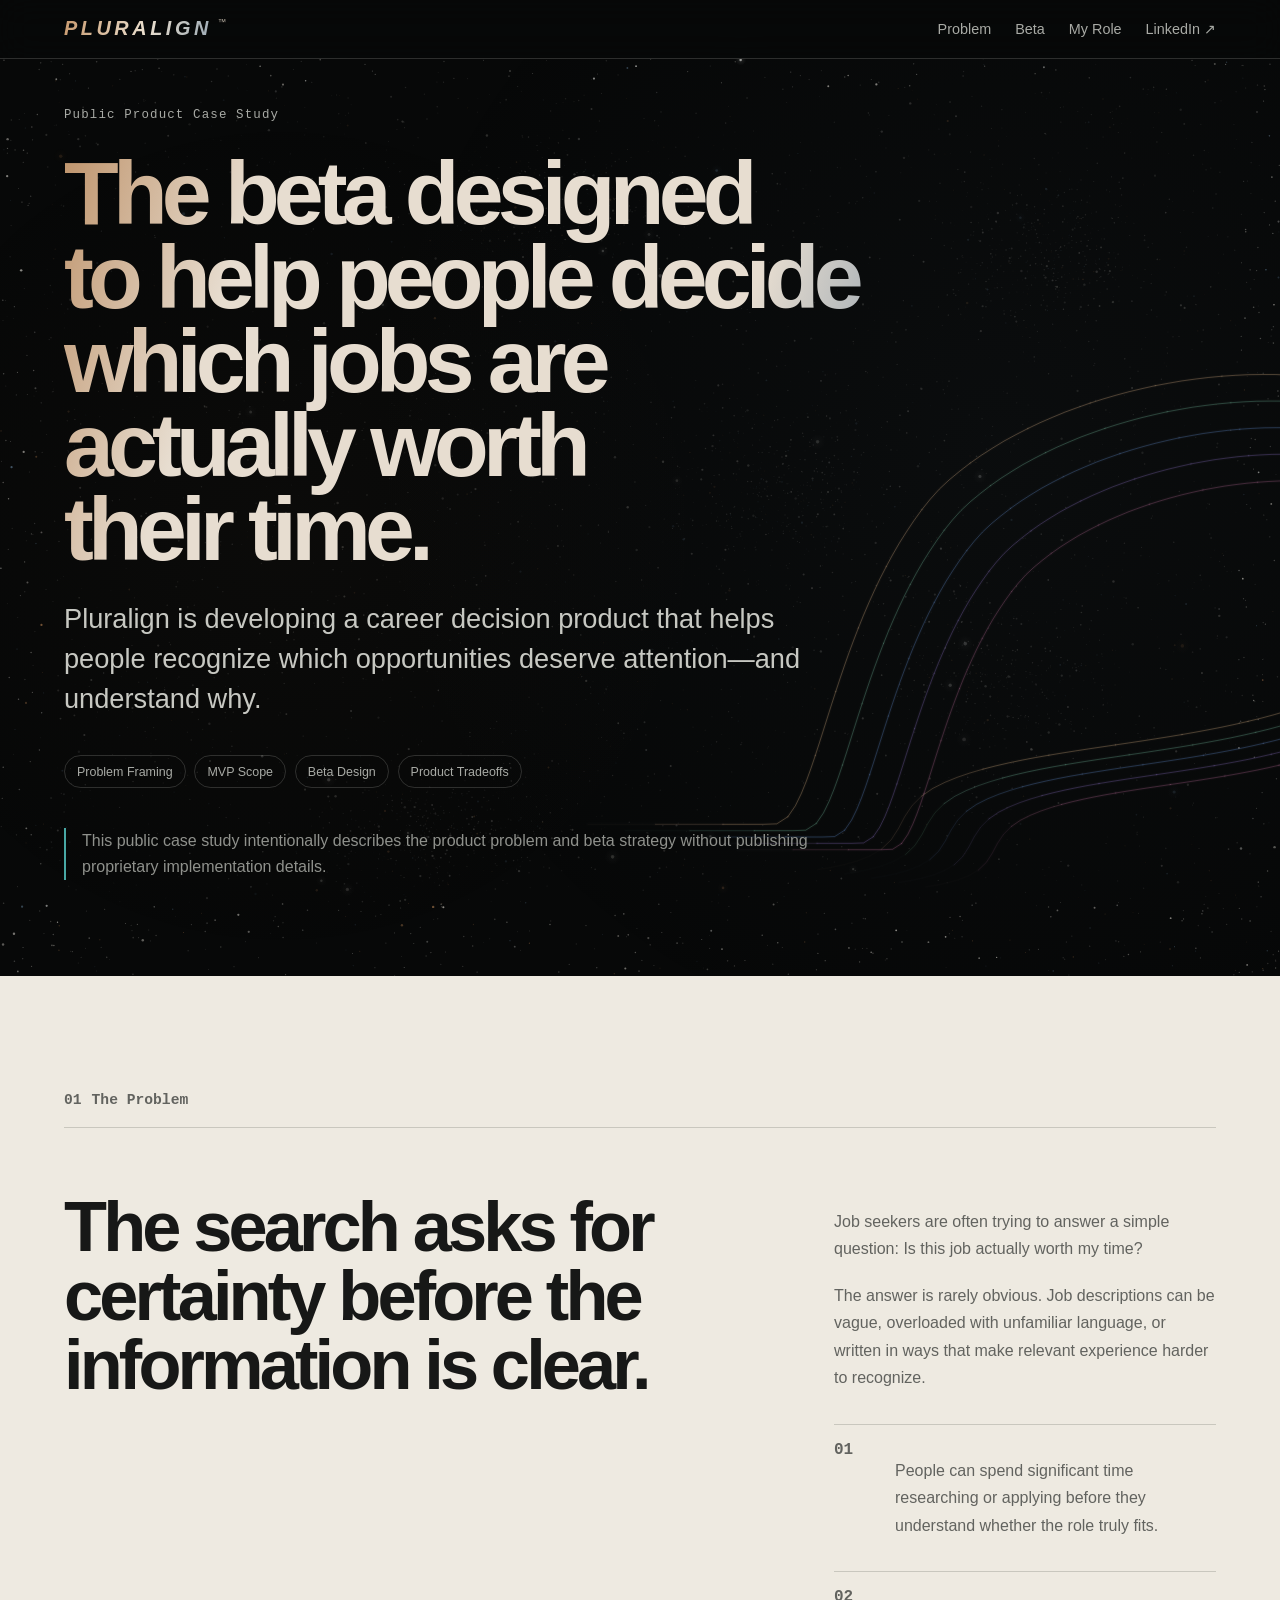
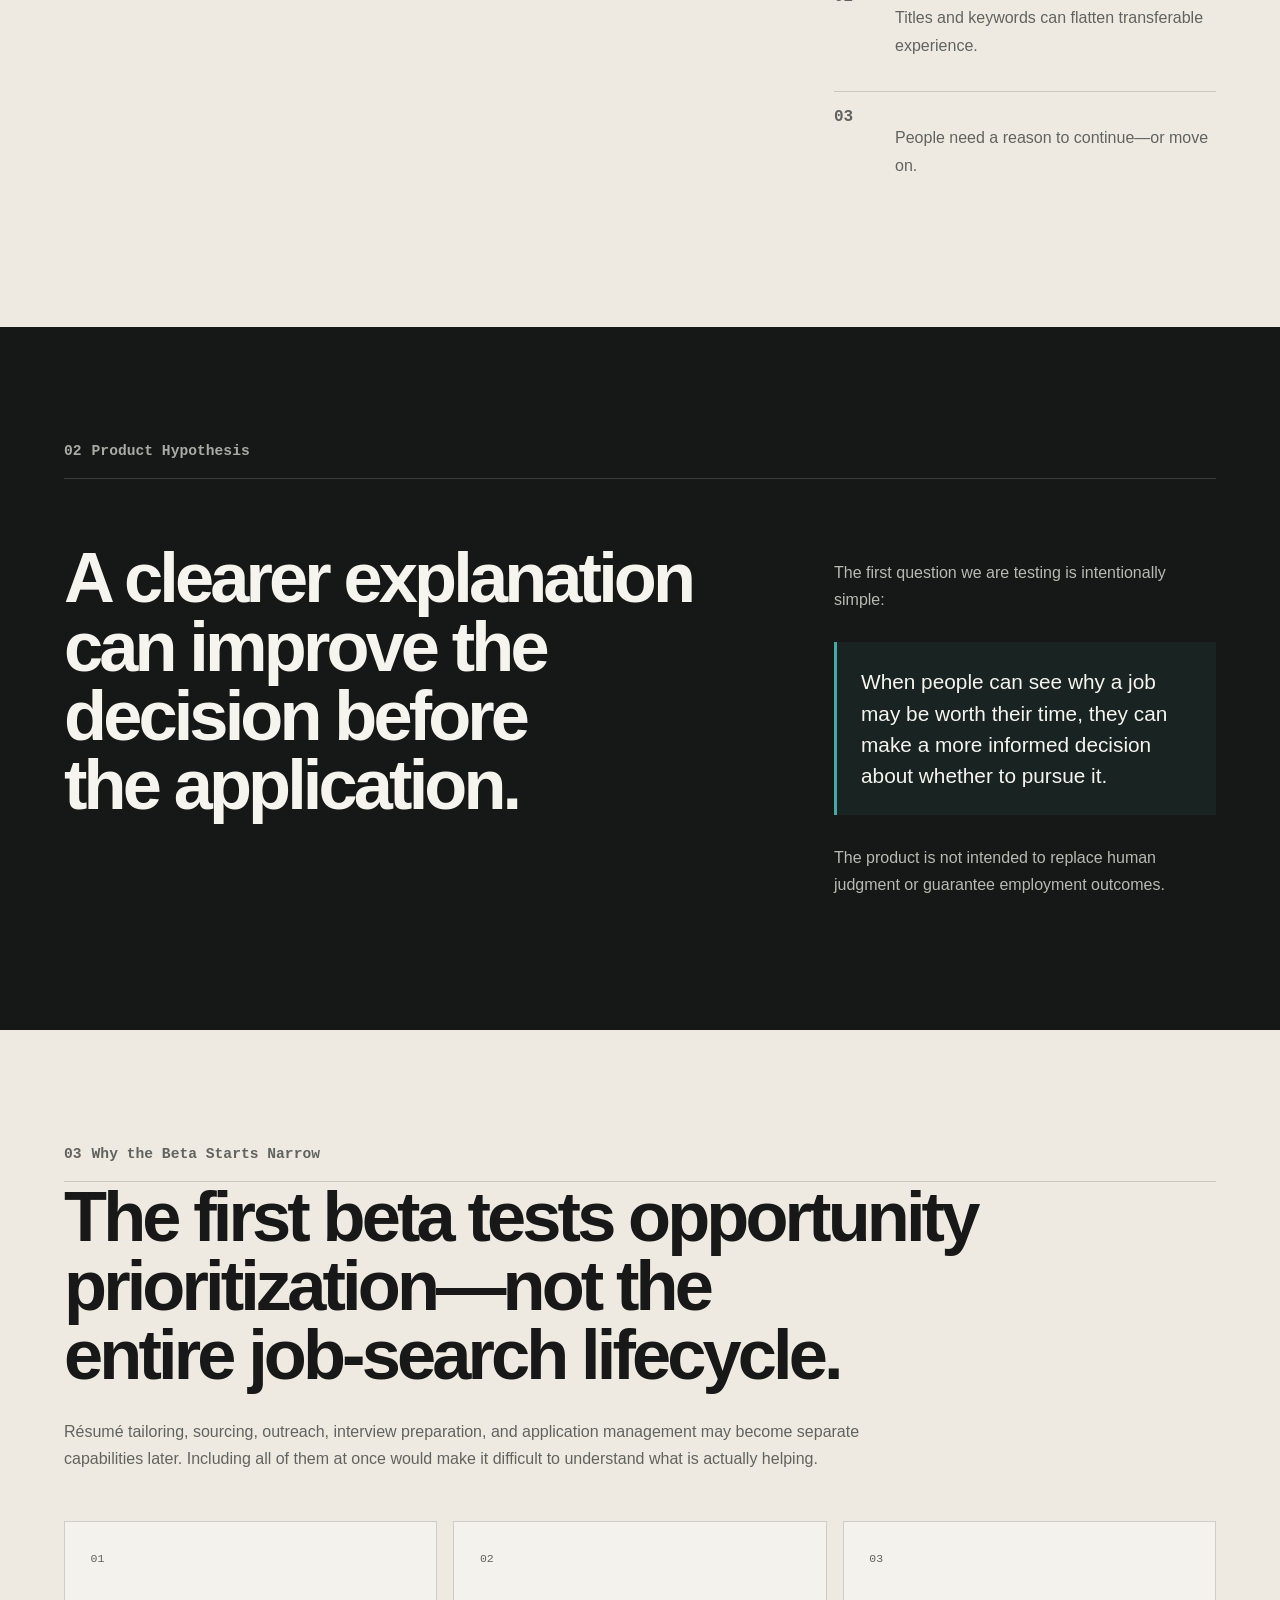
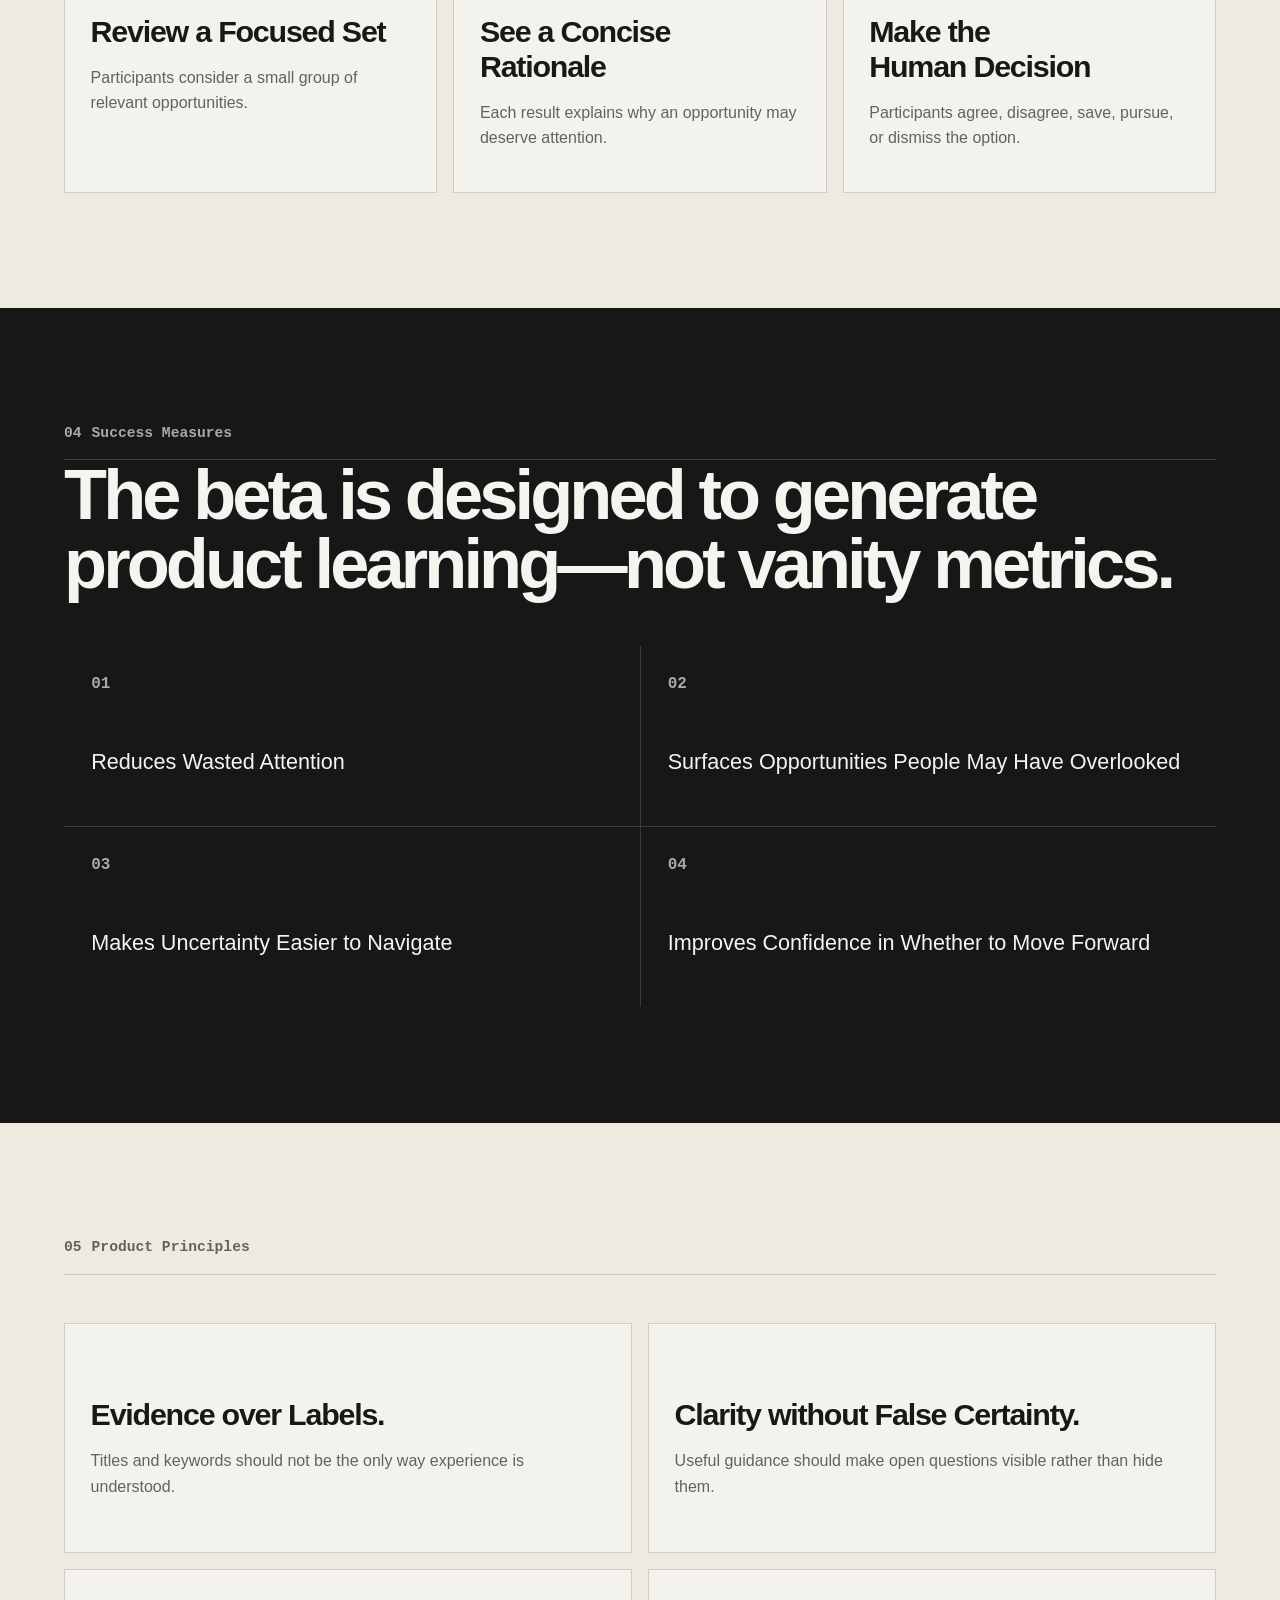
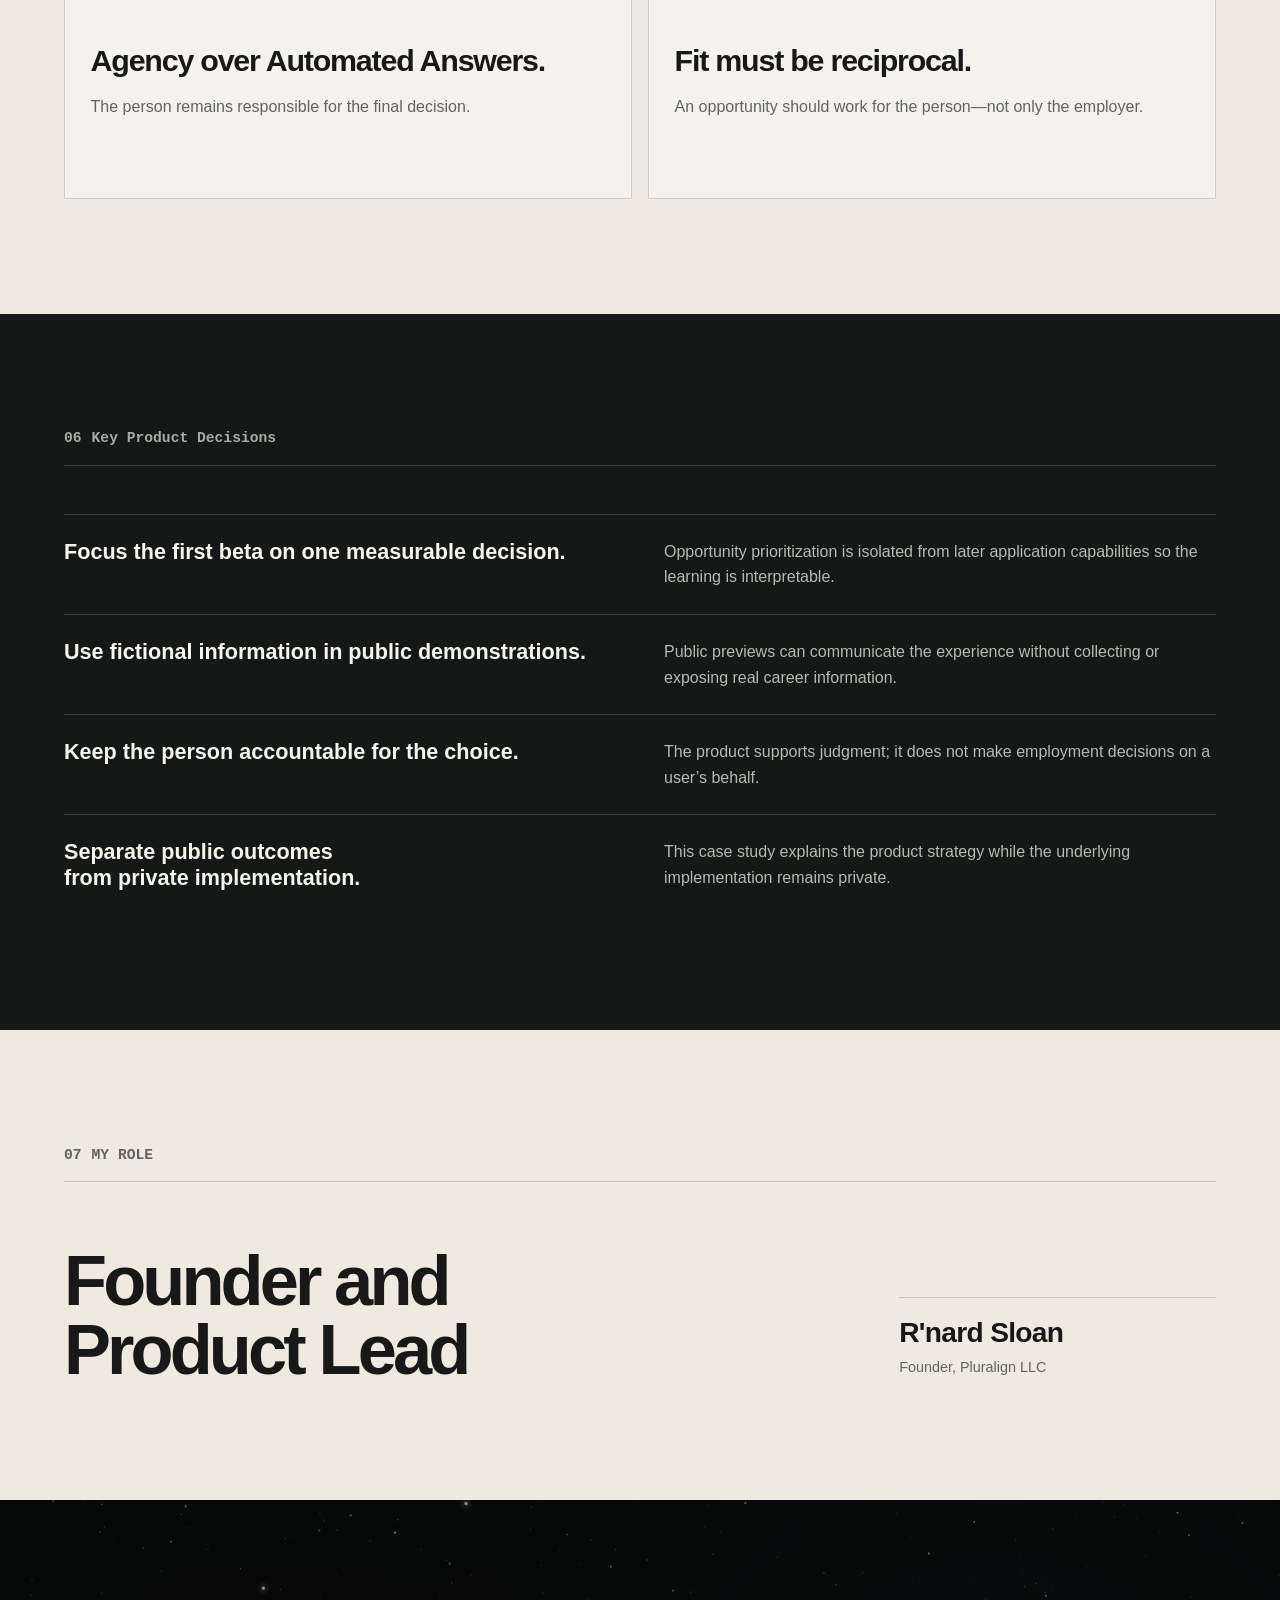
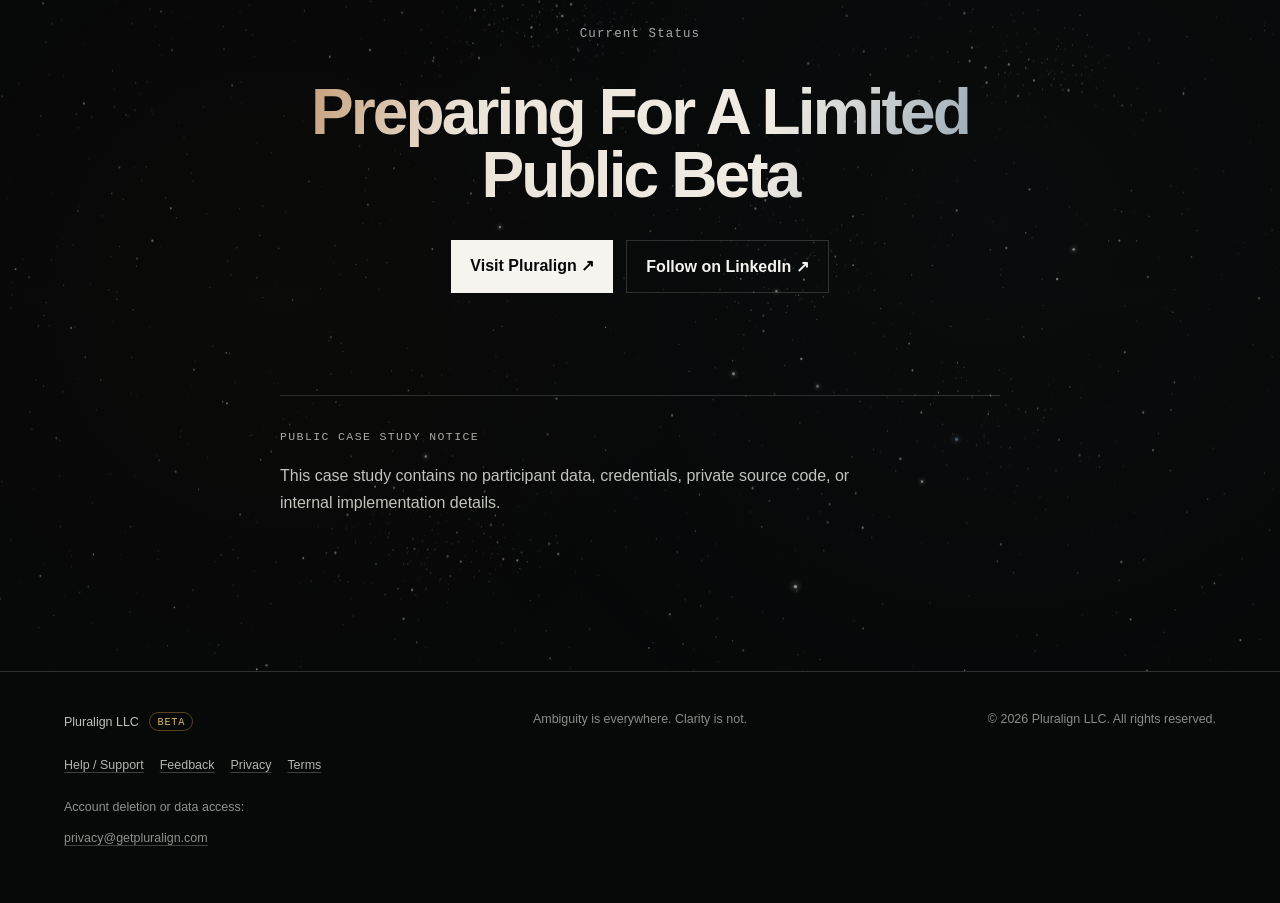
<file: index.html>
<!doctype html>
<html lang="en">
<head>
  <meta charset="utf-8" />
  <meta name="viewport" content="width=device-width, initial-scale=1" />
  <title>Pluralign — Career Decision Product Case Study</title>
  <meta name="description" content="A public-safe product case study showing how Pluralign scoped a focused beta for career opportunity prioritization." />
  <link rel="canonical" href="https://beta.getpluralign.com/" />
  <link rel="icon" href="assets/favicon.svg" type="image/svg+xml" />
  <link rel="stylesheet" href="styles.css?v=20260804-1" />
</head>
<body>
  <a class="skip" href="#main">Skip to Main Content</a>
  <header class="header">
    <a class="brand" href="#top" aria-label="Pluralign trademark">PLURALIGN<sup class="brand-mark" aria-hidden="true">™</sup></a>
    <nav aria-label="Primary Navigation">
      <a href="#problem">Problem</a>
      <a href="#beta">Beta</a>
      <a href="#role">My Role</a>
      <a href="https://www.linkedin.com/company/pluralign" target="_blank" rel="noopener noreferrer">LinkedIn ↗</a>
    </nav>
  </header>

  <main id="main">
    <section class="hero" id="top">
      <canvas class="signal-field signal-field-hero" data-signal-field="hero" aria-hidden="true"></canvas>
      <p class="eyebrow">Public Product Case Study</p>
      <h1><span class="hero-title-line">The beta designed</span> <span class="hero-title-line">to help people decide</span> <span class="hero-title-line">which jobs are</span> <span class="hero-title-line">actually worth</span> <span class="hero-title-line">their time.</span></h1>
      <p class="lead">Pluralign is developing a career decision product that helps people recognize which opportunities deserve attention—and understand why.</p>
      <div class="chips"><span>Problem Framing</span><span>MVP Scope</span><span>Beta Design</span><span>Product Tradeoffs</span></div>
      <p class="note">This public case study intentionally describes the product problem and beta strategy without publishing proprietary implementation details.</p>
    </section>

    <section class="section paper" id="problem">
      <div class="section-label"><span>01</span><p>The Problem</p></div>
      <div class="two-col">
        <h2>The search asks for certainty before the information is clear.</h2>
        <div>
          <p>Job seekers are often trying to answer a simple question: Is this job actually worth my time?</p>
          <p>The answer is rarely obvious. Job descriptions can be vague, overloaded with unfamiliar language, or written in ways that make relevant experience harder to recognize.</p>
          <div class="list">
            <article><b>01</b><p>People can spend significant time researching or applying before they understand whether the role truly fits.</p></article>
            <article><b>02</b><p>Titles and keywords can flatten transferable experience.</p></article>
            <article><b>03</b><p>People need a reason to continue—or move on.</p></article>
          </div>
        </div>
      </div>
    </section>

    <section class="section dark">
      <div class="section-label light"><span>02</span><p>Product Hypothesis</p></div>
      <div class="two-col">
        <h2>A clearer explanation can improve the decision before the application.</h2>
        <div>
          <p>The first question we are testing is intentionally simple:</p>
          <blockquote>When people can see why a job may be worth their time, they can make a more informed decision about whether to pursue it.</blockquote>
          <p>The product is not intended to replace human judgment or guarantee employment outcomes.</p>
        </div>
      </div>
    </section>

    <section class="section paper" id="beta">
      <div class="section-label"><span>03</span><p>Why the Beta Starts Narrow</p></div>
      <h2>The first beta tests opportunity prioritization—not the entire job-search lifecycle.</h2>
      <p class="wide-copy">Résumé tailoring, sourcing, outreach, interview preparation, and application management may become separate capabilities later. Including all of them at once would make it difficult to understand what is actually helping.</p>
      <div class="cards three">
        <article><span>01</span><h3>Review a Focused Set</h3><p>Participants consider a small group of relevant opportunities.</p></article>
        <article><span>02</span><h3>See a Concise Rationale</h3><p>Each result explains why an opportunity may deserve attention.</p></article>
        <article><span>03</span><h3>Make the Human Decision</h3><p>Participants agree, disagree, save, pursue, or dismiss the option.</p></article>
      </div>
    </section>

    <section class="section dark">
      <div class="section-label light"><span>04</span><p>Success Measures</p></div>
      <h2>The beta is designed to generate product learning—not vanity metrics.</h2>
      <div class="metric-grid">
        <article><b>01</b><p>Reduces Wasted Attention</p></article>
        <article><b>02</b><p>Surfaces Opportunities People May Have Overlooked</p></article>
        <article><b>03</b><p>Makes Uncertainty Easier to Navigate</p></article>
        <article><b>04</b><p>Improves Confidence in Whether to Move Forward</p></article>
      </div>
    </section>

    <section class="section paper">
      <div class="section-label"><span>05</span><p>Product Principles</p></div>
      <div class="cards two">
        <article><h3>Evidence over Labels.</h3><p>Titles and keywords should not be the only way experience is understood.</p></article>
        <article><h3>Clarity without False Certainty.</h3><p>Useful guidance should make open questions visible rather than hide them.</p></article>
        <article><h3>Agency over Automated Answers.</h3><p>The person remains responsible for the final decision.</p></article>
        <article><h3>Fit must be reciprocal.</h3><p>An opportunity should work for the person—not only the employer.</p></article>
      </div>
    </section>

    <section class="section dark">
      <div class="section-label light"><span>06</span><p>Key Product Decisions</p></div>
      <div class="decision-list">
        <article><h3>Focus the first beta on one measurable decision.</h3><p>Opportunity prioritization is isolated from later application capabilities so the learning is interpretable.</p></article>
        <article><h3>Use fictional information in public demonstrations.</h3><p>Public previews can communicate the experience without collecting or exposing real career information.</p></article>
        <article><h3>Keep the person accountable for the choice.</h3><p>The product supports judgment; it does not make employment decisions on a user’s behalf.</p></article>
        <article><h3>Separate public outcomes from private implementation.</h3><p>This case study explains the product strategy while the underlying implementation remains private.</p></article>
      </div>
    </section>

    <section class="section paper" id="role">
      <div class="section-label"><span>07</span><p>MY ROLE</p></div>
      <div class="role-attribution">
        <h2 class="role-title">Founder and Product Lead</h2>
        <div class="role-byline">
          <p class="role-name">R'nard Sloan</p>
          <p class="role-founder">Founder, Pluralign LLC</p>
        </div>
      </div>
    </section>

    <section class="section closing status-closing">
      <canvas class="signal-field signal-field-closing" data-signal-field="ambient" aria-hidden="true"></canvas>
      <p class="eyebrow">Current Status</p>
      <h2>
        <span>Preparing For A Limited</span>
        <span>Public Beta</span>
      </h2>
      <div class="actions">
        <a class="button" href="https://www.getpluralign.com" target="_blank" rel="noopener noreferrer">Visit Pluralign ↗</a>
        <a class="button secondary" href="https://www.linkedin.com/company/pluralign" target="_blank" rel="noopener noreferrer">Follow on LinkedIn ↗</a>
      </div>
      <aside class="public-notice" aria-labelledby="public-notice-heading">
        <p class="public-notice-heading" id="public-notice-heading">PUBLIC CASE STUDY NOTICE</p>
        <p class="public-notice-body">This case study contains no participant data, credentials, private source code, or internal implementation details.</p>
      </aside>
    </section>
  </main>

  <footer>
    <div class="footer-identity">
      <span class="footer-company">Pluralign LLC <span class="beta-designation">Beta</span></span>
      <nav class="footer-links" aria-label="Beta help and legal">
        <a href="mailto:support@getpluralign.com" aria-label="Help / Support — email support@getpluralign.com">Help / Support</a>
        <a href="mailto:support@getpluralign.com?subject=Pluralign%20Beta%20Feedback" aria-label="Email beta feedback at support@getpluralign.com">Feedback</a>
        <a href="https://beta.getpluralign.com/privacy">Privacy</a>
        <a href="https://beta.getpluralign.com/terms">Terms</a>
      </nav>
      <p class="footer-data-request">Account deletion or data access: <a href="mailto:privacy@getpluralign.com">privacy@getpluralign.com</a></p>
    </div>
    <span class="footer-motto">Ambiguity is everywhere. Clarity is not.</span>
    <span class="footer-copyright">© 2026 Pluralign LLC. All rights reserved.</span>
  </footer>
  <script src="visual-system.js?v=20260731-4" defer></script>
</body>
</html>
</file>
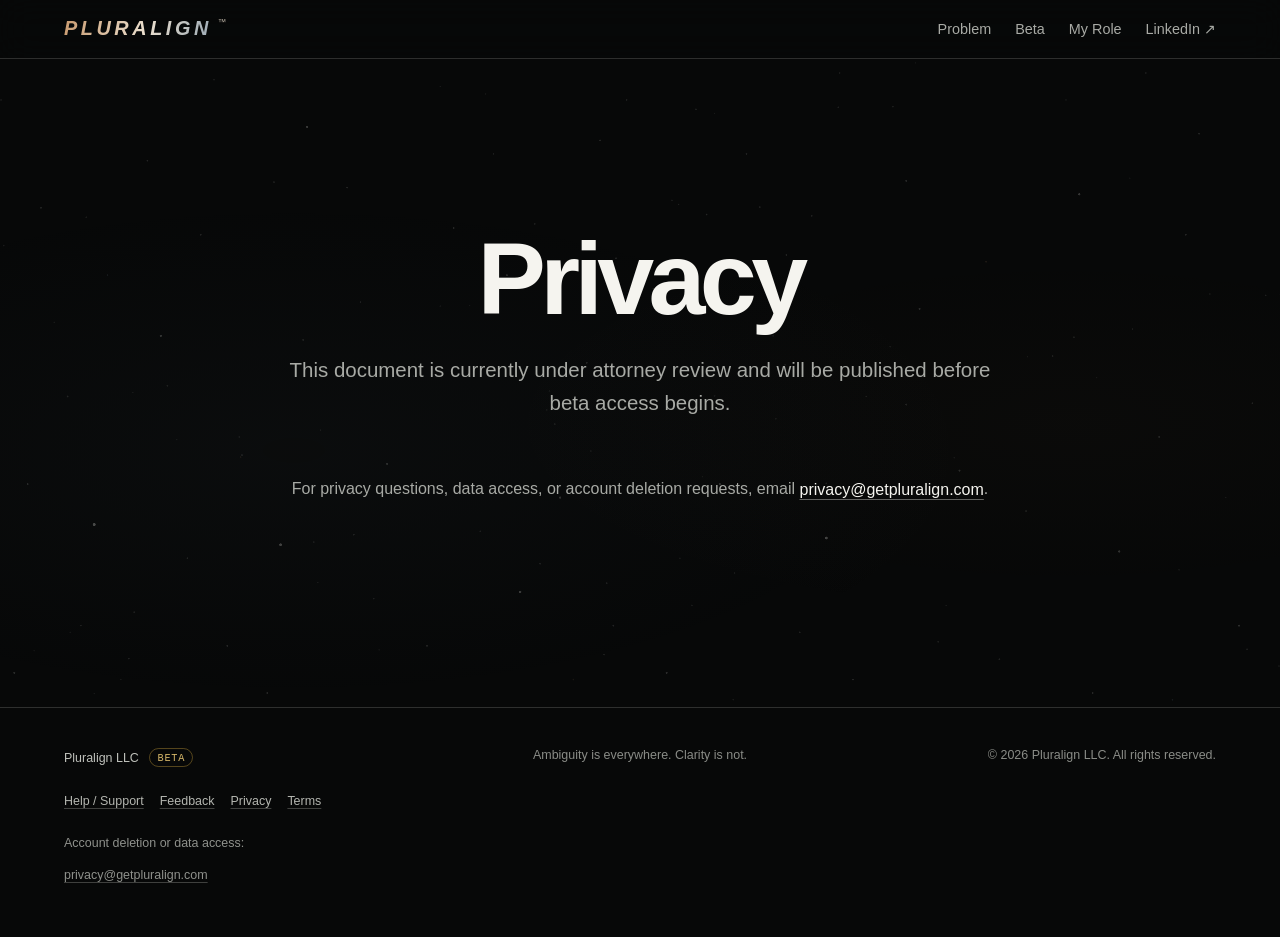
<file: privacy/index.html>
<!doctype html>
<html lang="en">
<head>
  <meta charset="utf-8" />
  <meta name="viewport" content="width=device-width, initial-scale=1" />
  <title>Privacy — Pluralign</title>
  <link rel="canonical" href="https://beta.getpluralign.com/privacy" />
  <link rel="icon" href="../assets/favicon.svg" type="image/svg+xml" />
  <link rel="stylesheet" href="../styles.css?v=20260804-1" />
</head>
<body class="legal-body">
  <a class="skip" href="#main">Skip to Main Content</a>
  <header class="header">
    <a class="brand" href="../#top" aria-label="Pluralign trademark">PLURALIGN<sup class="brand-mark" aria-hidden="true">™</sup></a>
    <nav aria-label="Primary Navigation">
      <a href="../#problem">Problem</a>
      <a href="../#beta">Beta</a>
      <a href="../#role">My Role</a>
      <a href="https://www.linkedin.com/company/pluralign" target="_blank" rel="noopener noreferrer">LinkedIn ↗</a>
    </nav>
  </header>

  <main class="legal-main" id="main">
    <section class="section closing legal-page">
      <h1>Privacy</h1>
      <p class="legal-status">This document is currently under attorney review and will be published before beta access begins.</p>
      <p class="legal-contact">For privacy questions, data access, or account deletion requests, email <a href="mailto:privacy@getpluralign.com">privacy@getpluralign.com</a>.</p>
    </section>
  </main>

  <footer>
    <div class="footer-identity">
      <span class="footer-company">Pluralign LLC <span class="beta-designation">Beta</span></span>
      <nav class="footer-links" aria-label="Beta help and legal">
        <a href="mailto:support@getpluralign.com" aria-label="Help / Support — email support@getpluralign.com">Help / Support</a>
        <a href="mailto:support@getpluralign.com?subject=Pluralign%20Beta%20Feedback" aria-label="Email beta feedback at support@getpluralign.com">Feedback</a>
        <a href="https://beta.getpluralign.com/privacy" aria-current="page">Privacy</a>
        <a href="https://beta.getpluralign.com/terms">Terms</a>
      </nav>
      <p class="footer-data-request">Account deletion or data access: <a href="mailto:privacy@getpluralign.com">privacy@getpluralign.com</a></p>
    </div>
    <span class="footer-motto">Ambiguity is everywhere. Clarity is not.</span>
    <span class="footer-copyright">© 2026 Pluralign LLC. All rights reserved.</span>
  </footer>
</body>
</html>
</file>
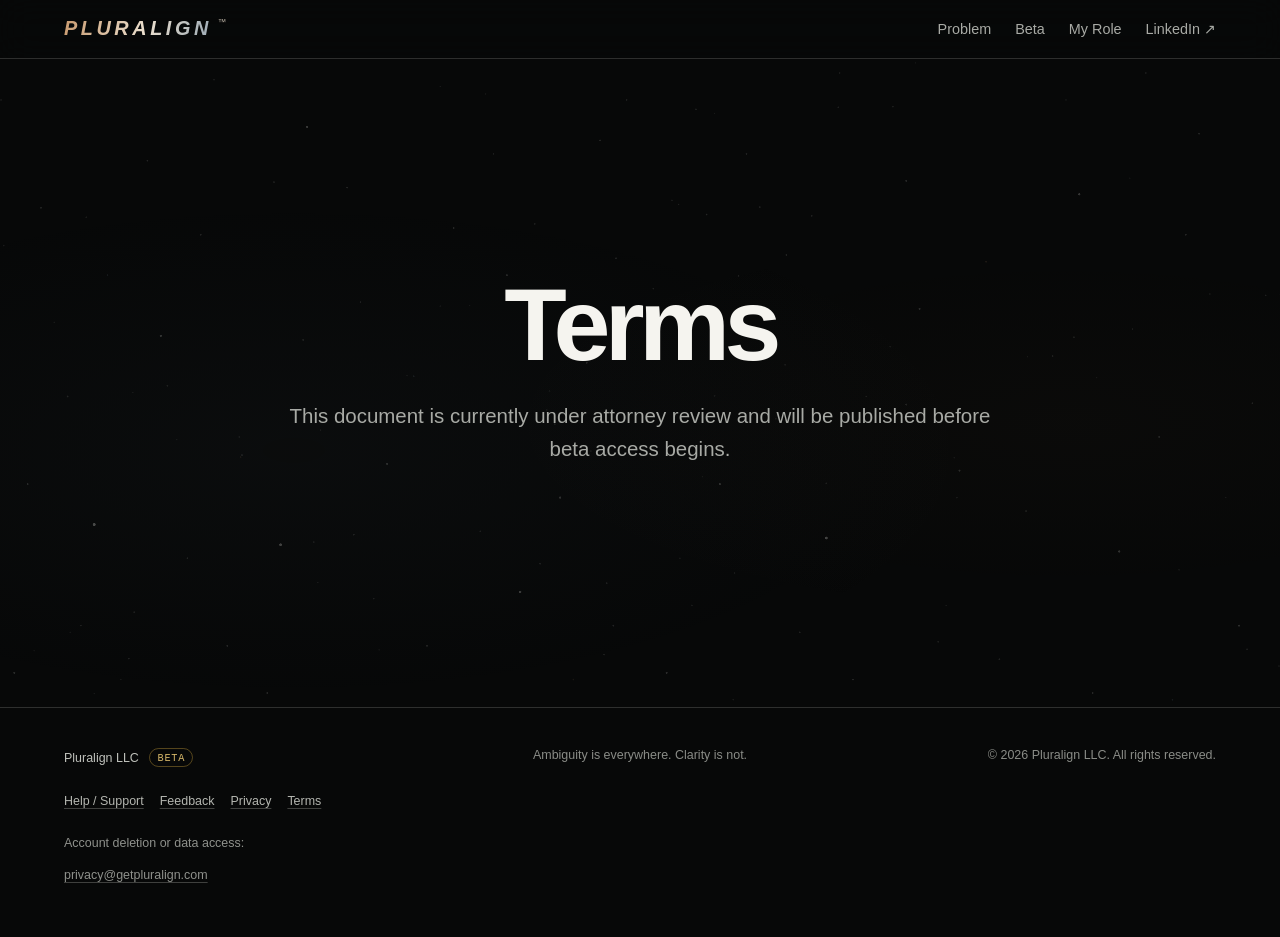
<file: terms/index.html>
<!doctype html>
<html lang="en">
<head>
  <meta charset="utf-8" />
  <meta name="viewport" content="width=device-width, initial-scale=1" />
  <title>Terms — Pluralign</title>
  <link rel="canonical" href="https://beta.getpluralign.com/terms" />
  <link rel="icon" href="../assets/favicon.svg" type="image/svg+xml" />
  <link rel="stylesheet" href="../styles.css?v=20260804-1" />
</head>
<body class="legal-body">
  <a class="skip" href="#main">Skip to Main Content</a>
  <header class="header">
    <a class="brand" href="../#top" aria-label="Pluralign trademark">PLURALIGN<sup class="brand-mark" aria-hidden="true">™</sup></a>
    <nav aria-label="Primary Navigation">
      <a href="../#problem">Problem</a>
      <a href="../#beta">Beta</a>
      <a href="../#role">My Role</a>
      <a href="https://www.linkedin.com/company/pluralign" target="_blank" rel="noopener noreferrer">LinkedIn ↗</a>
    </nav>
  </header>

  <main class="legal-main" id="main">
    <section class="section closing legal-page">
      <h1>Terms</h1>
      <p class="legal-status">This document is currently under attorney review and will be published before beta access begins.</p>
    </section>
  </main>

  <footer>
    <div class="footer-identity">
      <span class="footer-company">Pluralign LLC <span class="beta-designation">Beta</span></span>
      <nav class="footer-links" aria-label="Beta help and legal">
        <a href="mailto:support@getpluralign.com" aria-label="Help / Support — email support@getpluralign.com">Help / Support</a>
        <a href="mailto:support@getpluralign.com?subject=Pluralign%20Beta%20Feedback" aria-label="Email beta feedback at support@getpluralign.com">Feedback</a>
        <a href="https://beta.getpluralign.com/privacy">Privacy</a>
        <a href="https://beta.getpluralign.com/terms" aria-current="page">Terms</a>
      </nav>
      <p class="footer-data-request">Account deletion or data access: <a href="mailto:privacy@getpluralign.com">privacy@getpluralign.com</a></p>
    </div>
    <span class="footer-motto">Ambiguity is everywhere. Clarity is not.</span>
    <span class="footer-copyright">© 2026 Pluralign LLC. All rights reserved.</span>
  </footer>
</body>
</html>
</file>
<file: styles.css>
:root{--black:#070808;--charcoal:#161817;--paper:#eeeae1;--white:#f5f4ef;--muted:#a8aaa5;--ink:#171817;--ink-muted:#62635f;--orange:#c86c3b;--gold:#d4a93d;--teal:#48a8a5;--blue:#4d86c6;--violet:#7b68bd;--line-dark:rgba(245,244,239,.16);--line-light:rgba(23,24,23,.17);--pad:clamp(1.25rem,5vw,5rem);font-family:Inter,"Helvetica Neue",Arial,sans-serif}*{box-sizing:border-box}html{scroll-behavior:smooth;background:var(--black)}body{margin:0;background:var(--black);color:var(--white);-webkit-font-smoothing:antialiased}a{color:inherit;text-decoration:none}.skip{position:fixed;left:1rem;top:1rem;transform:translateY(-180%);background:white;color:black;padding:.7rem 1rem;z-index:100}.skip:focus{transform:none}.header{position:sticky;top:0;z-index:10;display:flex;justify-content:space-between;align-items:center;padding:1.2rem var(--pad);background:rgba(7,8,8,.88);border-bottom:1px solid var(--line-dark);backdrop-filter:blur(16px)}.brand{font-weight:750}.header nav{display:flex;gap:1.5rem;color:var(--muted);font-size:.9rem}.header nav a:hover{color:var(--white)}.hero{position:relative;min-height:760px;padding:8rem var(--pad) 5rem;overflow:hidden;isolation:isolate}.eyebrow{font-family:ui-monospace,SFMono-Regular,Consolas,monospace;color:var(--muted);font-size:.78rem;letter-spacing:.09em}.hero h1{max-width:980px;margin:1.8rem 0 1.6rem;font-size:clamp(3.6rem,7vw,7.3rem);line-height:.94;letter-spacing:-.065em}.lead{max-width:780px;color:#c7c8c2;font-size:clamp(1.1rem,2vw,1.55rem);line-height:1.55}.chips{display:flex;flex-wrap:wrap;gap:.55rem;margin-top:2.2rem}.chips span{border:1px solid var(--line-dark);border-radius:999px;padding:.55rem .75rem;color:var(--muted);font-size:.78rem}.note{max-width:770px;margin-top:2.5rem;padding-left:1rem;border-left:2px solid var(--teal);color:#8f918c;line-height:1.6}.arcs{position:absolute;z-index:-1;right:-270px;bottom:-600px;width:1150px;height:1150px;opacity:.6}.arcs i{position:absolute;inset:calc(var(--i,0)*45px);border:1px solid transparent;border-radius:50%}.arcs i:nth-child(1){--i:0;border-top-color:var(--orange)}.arcs i:nth-child(2){--i:1;border-top-color:var(--gold)}.arcs i:nth-child(3){--i:2;border-top-color:var(--teal)}.arcs i:nth-child(4){--i:3;border-top-color:var(--blue)}.arcs i:nth-child(5){--i:4;border-top-color:var(--violet)}.section{padding:clamp(5rem,9vw,9rem) var(--pad)}.paper{background:var(--paper);color:var(--ink)}.dark{background:var(--charcoal);color:var(--white)}.section-label{display:flex;gap:1rem;padding-bottom:1rem;border-bottom:1px solid var(--line-light);color:var(--ink-muted);font-family:ui-monospace,SFMono-Regular,Consolas,monospace;font-size:.75rem;text-transform:uppercase}.section-label.light{border-color:var(--line-dark);color:var(--muted)}.two-col{display:grid;grid-template-columns:minmax(0,1.2fr) minmax(300px,.7fr);gap:clamp(3rem,9vw,10rem);padding-top:4rem}.section h2{margin:0;font-size:clamp(2.8rem,5.5vw,5.7rem);line-height:.98;letter-spacing:-.055em}.role-title{text-wrap:balance}.two-col p,.wide-copy{font-size:1rem;line-height:1.72;color:var(--ink-muted)}.dark .two-col p,.dark .wide-copy{color:#b7b9b3}.two-col p+p{margin-top:1.2rem}.list{margin-top:2rem}.list article{display:grid;grid-template-columns:45px 1fr;gap:1rem;padding:1rem 0;border-top:1px solid var(--line-light)}.list b{font-family:ui-monospace,SFMono-Regular,Consolas,monospace;color:var(--ink-muted)}blockquote{margin:1.8rem 0;padding:1.5rem;border-left:3px solid var(--teal);background:rgba(72,168,165,.08);font-size:1.3rem;line-height:1.5}.wide-copy{max-width:850px;margin-top:1.8rem}.cards{display:grid;gap:1rem;margin-top:3rem}.cards.three{grid-template-columns:repeat(3,1fr)}.cards.two{grid-template-columns:repeat(2,1fr)}.cards article,.principle-card{min-height:230px;padding:1.6rem;border:1px solid var(--line-light);background:rgba(255,255,255,.35)}.cards article>span{font-family:ui-monospace,SFMono-Regular,Consolas,monospace;color:var(--ink-muted);font-size:.72rem}.cards h3{margin:3rem 0 1rem;font-size:1.9rem;letter-spacing:-.04em}.cards p{color:var(--ink-muted);line-height:1.6}.metric-grid{display:grid;grid-template-columns:repeat(2,1fr);gap:1px;margin-top:3rem;background:var(--line-dark)}.metric-grid article{min-height:180px;padding:1.7rem;background:var(--charcoal)}.metric-grid b{color:var(--muted);font-family:ui-monospace,SFMono-Regular,Consolas,monospace}.metric-grid p{margin-top:3.5rem;font-size:1.35rem}.decision-list{margin-top:3rem}.decision-list article{display:grid;grid-template-columns:1fr 1fr;gap:3rem;padding:1.5rem 0;border-top:1px solid var(--line-dark)}.decision-list h3{margin:0;font-size:1.35rem}.decision-list p{margin:0;color:#b7b9b3;line-height:1.6}.dark-chips span{border-color:var(--line-light);color:var(--ink-muted)}.closing{text-align:center;min-height:620px;display:flex;flex-direction:column;align-items:center;justify-content:center;background:var(--black);position:relative}.closing h2{max-width:900px;margin:1.5rem auto}.closing>p:not(.eyebrow){max-width:720px;margin:1.5rem auto;color:var(--muted);line-height:1.65}.actions{display:flex;justify-content:center;gap:.8rem;margin-top:1.2rem}.button{display:inline-flex;padding:1rem 1.2rem;background:var(--white);color:var(--black);font-weight:700}.button.secondary{background:transparent;color:var(--white);border:1px solid var(--line-dark)}.public-notice{width:min(720px,100%);margin-top:clamp(4rem,8vw,7rem);padding:2rem 0 2.5rem;border-top:1px solid var(--line-dark);text-align:left}.public-notice .public-notice-heading{margin:0 0 1rem;color:var(--muted);font-family:ui-monospace,SFMono-Regular,Consolas,monospace;font-size:.72rem;letter-spacing:.12em;line-height:1.5;text-transform:uppercase}.public-notice .public-notice-body{max-width:64ch;margin:0;color:#c2c4be;font-size:1rem;line-height:1.7}footer{display:grid;grid-template-columns:1fr auto 1fr;gap:2rem;padding:2.5rem var(--pad);border-top:1px solid var(--line-dark);color:#8a8c87;font-size:.78rem}footer span:last-child{text-align:right}@media(max-width:800px){.header nav{display:none}.two-col{grid-template-columns:1fr}.cards.three,.cards.two,.metric-grid{grid-template-columns:1fr}.decision-list article{grid-template-columns:1fr;gap:.7rem}footer{grid-template-columns:1fr}footer span:last-child{text-align:left}.hero{min-height:660px}.hero h1{font-size:clamp(3rem,13vw,4.6rem)}.actions{flex-direction:column;width:100%}.button{justify-content:center}.public-notice{margin-top:4rem;padding:1.75rem 0 2.25rem}}

/* Pluralign visual refinement */
.section-label{text-transform:none}
.hero h1,.section h2,.cards h3,.decision-list h3{text-wrap:balance}
.hero h1{color:var(--white)}
@supports ((-webkit-background-clip:text) or (background-clip:text)){
  .hero h1{
    background:linear-gradient(108deg,#bf946c 0%,#e7ddd0 22%,#e7ddd0 78%,#8799a9 100%);
    -webkit-background-clip:text;
    background-clip:text;
    color:transparent;
    -webkit-text-fill-color:transparent;
  }
}

.hero::before,.closing::before{
  content:"";
  position:absolute;
  inset:0;
  z-index:-2;
  pointer-events:none;
  background-image:
    radial-gradient(ellipse at 76% 40%,rgba(111,128,145,.045) 0%,transparent 48%),
    radial-gradient(ellipse at 18% 44%,rgba(191,148,108,.025) 0%,transparent 38%),
    radial-gradient(circle at 3% 63%,rgba(245,244,239,.11) 0 .5px,transparent 1px),
    radial-gradient(circle at 5% 14%,rgba(245,244,239,.18) 0 .7px,transparent 1.2px),
    radial-gradient(circle at 8% 87%,rgba(245,244,239,.13) 0 .6px,transparent 1.1px),
    radial-gradient(circle at 11% 42%,rgba(245,244,239,.13) 0 .6px,transparent 1.1px),
    radial-gradient(circle at 12% 96%,rgba(245,244,239,.1) 0 .5px,transparent 1px),
    radial-gradient(circle at 14% 25%,rgba(245,244,239,.2) 0 .8px,transparent 1.3px),
    radial-gradient(circle at 17% 78%,rgba(245,244,239,.22) 0 .8px,transparent 1.3px),
    radial-gradient(circle at 19% 54%,rgba(245,244,239,.11) 0 .5px,transparent 1px),
    radial-gradient(circle at 23% 9%,rgba(245,244,239,.12) 0 .6px,transparent 1.1px),
    radial-gradient(circle at 26% 37%,rgba(245,244,239,.16) 0 .7px,transparent 1.2px),
    radial-gradient(circle at 29% 61%,rgba(245,244,239,.16) 0 .7px,transparent 1.2px),
    radial-gradient(circle at 31% 91%,rgba(245,244,239,.1) 0 .5px,transparent 1px),
    radial-gradient(circle at 34% 6%,rgba(245,244,239,.14) 0 .6px,transparent 1.1px),
    radial-gradient(circle at 36% 27%,rgba(245,244,239,.28) 0 1px,transparent 1.6px),
    radial-gradient(circle at 39% 69%,rgba(245,244,239,.12) 0 .6px,transparent 1.1px),
    radial-gradient(circle at 42% 84%,rgba(245,244,239,.12) 0 .6px,transparent 1.1px),
    radial-gradient(circle at 44% 35%,rgba(245,244,239,.18) 0 .7px,transparent 1.2px),
    radial-gradient(circle at 48% 7%,rgba(245,244,239,.17) 0 .7px,transparent 1.2px),
    radial-gradient(circle at 51% 92%,rgba(245,244,239,.11) 0 .5px,transparent 1px),
    radial-gradient(circle at 52% 14%,rgba(245,244,239,.13) 0 .6px,transparent 1.1px),
    radial-gradient(circle at 54% 53%,rgba(245,244,239,.13) 0 .6px,transparent 1.1px),
    radial-gradient(circle at 56% 33%,rgba(245,244,239,.19) 0 .8px,transparent 1.3px),
    radial-gradient(circle at 59% 19%,rgba(245,244,239,.24) 0 .9px,transparent 1.4px),
    radial-gradient(circle at 61% 84%,rgba(245,244,239,.1) 0 .5px,transparent 1px),
    radial-gradient(circle at 64% 73%,rgba(245,244,239,.14) 0 .6px,transparent 1.1px),
    radial-gradient(circle at 66% 11%,rgba(245,244,239,.12) 0 .6px,transparent 1.1px),
    radial-gradient(circle at 69% 38%,rgba(245,244,239,.17) 0 .7px,transparent 1.2px),
    radial-gradient(circle at 71% 62%,rgba(245,244,239,.11) 0 .5px,transparent 1px),
    radial-gradient(circle at 75% 88%,rgba(245,244,239,.23) 0 .8px,transparent 1.3px),
    radial-gradient(circle at 77% 26%,rgba(245,244,239,.27) 0 1px,transparent 1.6px),
    radial-gradient(circle at 81% 11%,rgba(245,244,239,.14) 0 .6px,transparent 1.1px),
    radial-gradient(circle at 83% 72%,rgba(245,244,239,.12) 0 .6px,transparent 1.1px),
    radial-gradient(circle at 86% 57%,rgba(245,244,239,.2) 0 .8px,transparent 1.3px),
    radial-gradient(circle at 88% 16%,rgba(245,244,239,.1) 0 .5px,transparent 1px),
    radial-gradient(circle at 91% 29%,rgba(245,244,239,.31) 0 1.1px,transparent 1.7px),
    radial-gradient(circle at 93% 48%,rgba(245,244,239,.13) 0 .6px,transparent 1.1px),
    radial-gradient(circle at 95% 76%,rgba(245,244,239,.12) 0 .6px,transparent 1.1px),
    radial-gradient(circle at 97% 7%,rgba(245,244,239,.16) 0 .7px,transparent 1.2px),
    radial-gradient(circle at 98% 92%,rgba(245,244,239,.09) 0 .5px,transparent 1px);
  background-repeat:no-repeat;
  opacity:.88;
}
.hero::after,.closing::after{
  content:"";
  position:absolute;
  inset:0;
  z-index:-2;
  pointer-events:none;
  background-image:
    radial-gradient(circle at 2% 8%,rgba(245,244,239,.09) 0 .45px,transparent .95px),
    radial-gradient(circle at 4% 47%,rgba(245,244,239,.12) 0 .55px,transparent 1px),
    radial-gradient(circle at 6% 33%,rgba(245,244,239,.08) 0 .45px,transparent .95px),
    radial-gradient(circle at 9% 72%,rgba(245,244,239,.14) 0 .6px,transparent 1.05px),
    radial-gradient(circle at 10% 3%,rgba(135,153,169,.15) 0 .55px,transparent 1.05px),
    radial-gradient(circle at 13% 58%,rgba(245,244,239,.09) 0 .5px,transparent 1px),
    radial-gradient(circle at 16% 4%,rgba(245,244,239,.15) 0 .65px,transparent 1.1px),
    radial-gradient(circle at 18% 92%,rgba(245,244,239,.08) 0 .45px,transparent .95px),
    radial-gradient(circle at 21% 31%,rgba(245,244,239,.11) 0 .55px,transparent 1px),
    radial-gradient(circle at 24% 68%,rgba(191,148,108,.13) 0 .6px,transparent 1.1px),
    radial-gradient(circle at 27% 17%,rgba(245,244,239,.08) 0 .45px,transparent .95px),
    radial-gradient(circle at 30% 80%,rgba(245,244,239,.15) 0 .65px,transparent 1.1px),
    radial-gradient(circle at 33% 48%,rgba(245,244,239,.1) 0 .5px,transparent 1px),
    radial-gradient(circle at 35% 96%,rgba(245,244,239,.09) 0 .5px,transparent 1px),
    radial-gradient(circle at 38% 13%,rgba(245,244,239,.12) 0 .55px,transparent 1.05px),
    radial-gradient(circle at 40% 57%,rgba(135,153,169,.12) 0 .55px,transparent 1.05px),
    radial-gradient(circle at 43% 3%,rgba(245,244,239,.09) 0 .45px,transparent .95px),
    radial-gradient(circle at 45% 75%,rgba(245,244,239,.14) 0 .6px,transparent 1.05px),
    radial-gradient(circle at 47% 24%,rgba(245,244,239,.08) 0 .45px,transparent .95px),
    radial-gradient(circle at 49% 64%,rgba(245,244,239,.11) 0 .5px,transparent 1px),
    radial-gradient(circle at 53% 86%,rgba(245,244,239,.13) 0 .6px,transparent 1.05px),
    radial-gradient(circle at 55% 6%,rgba(191,148,108,.12) 0 .55px,transparent 1.05px),
    radial-gradient(circle at 57% 46%,rgba(245,244,239,.08) 0 .45px,transparent .95px),
    radial-gradient(circle at 60% 66%,rgba(245,244,239,.15) 0 .65px,transparent 1.1px),
    radial-gradient(circle at 62% 28%,rgba(245,244,239,.1) 0 .5px,transparent 1px),
    radial-gradient(circle at 65% 94%,rgba(245,244,239,.08) 0 .45px,transparent .95px),
    radial-gradient(circle at 67% 51%,rgba(135,153,169,.14) 0 .6px,transparent 1.1px),
    radial-gradient(circle at 70% 18%,rgba(245,244,239,.1) 0 .5px,transparent 1px),
    radial-gradient(circle at 72% 79%,rgba(245,244,239,.13) 0 .6px,transparent 1.05px),
    radial-gradient(circle at 74% 43%,rgba(245,244,239,.08) 0 .45px,transparent .95px),
    radial-gradient(circle at 78% 4%,rgba(245,244,239,.14) 0 .6px,transparent 1.05px),
    radial-gradient(circle at 80% 39%,rgba(191,148,108,.11) 0 .55px,transparent 1.05px),
    radial-gradient(circle at 82% 95%,rgba(245,244,239,.09) 0 .5px,transparent 1px),
    radial-gradient(circle at 84% 24%,rgba(245,244,239,.12) 0 .55px,transparent 1px),
    radial-gradient(circle at 87% 83%,rgba(245,244,239,.14) 0 .6px,transparent 1.05px),
    radial-gradient(circle at 89% 6%,rgba(245,244,239,.08) 0 .45px,transparent .95px),
    radial-gradient(circle at 90% 66%,rgba(135,153,169,.13) 0 .55px,transparent 1.05px),
    radial-gradient(circle at 92% 14%,rgba(245,244,239,.11) 0 .5px,transparent 1px),
    radial-gradient(circle at 94% 59%,rgba(245,244,239,.08) 0 .45px,transparent .95px),
    radial-gradient(circle at 96% 35%,rgba(245,244,239,.15) 0 .65px,transparent 1.1px),
    radial-gradient(circle at 99% 69%,rgba(245,244,239,.09) 0 .5px,transparent 1px),
    radial-gradient(circle at 36% 35.1%,rgba(245,244,239,.10) 0 .6px,transparent 1.1px),
    radial-gradient(circle at 62.8% 61.5%,rgba(245,244,239,.07) 0 .45px,transparent .95px),
    radial-gradient(circle at 46.1% 17%,rgba(245,244,239,.08) 0 .55px,transparent 1.05px),
    radial-gradient(circle at 9.5% 22.3%,rgba(245,244,239,.06) 0 .65px,transparent 1.15px),
    radial-gradient(circle at 47.1% 76.5%,rgba(245,244,239,.11) 0 .45px,transparent .95px),
    radial-gradient(circle at 30% 46.8%,rgba(245,244,239,.12) 0 .65px,transparent 1.15px),
    radial-gradient(circle at 1.4% 97.3%,rgba(245,244,239,.09) 0 .55px,transparent 1.05px),
    radial-gradient(circle at 15.7% 50.8%,rgba(245,244,239,.07) 0 .45px,transparent .95px),
    radial-gradient(circle at 44.4% 48.1%,rgba(245,244,239,.07) 0 .65px,transparent 1.15px),
    radial-gradient(circle at 71.5% 27.5%,rgba(245,244,239,.11) 0 .6px,transparent 1.1px),
    radial-gradient(circle at 27.6% 11.6%,rgba(245,244,239,.10) 0 .55px,transparent 1.05px),
    radial-gradient(circle at 74.2% 20.4%,rgba(245,244,239,.08) 0 .4px,transparent .9px),
    radial-gradient(circle at 17.4% 56.8%,rgba(245,244,239,.11) 0 .5px,transparent 1px),
    radial-gradient(circle at 75.3% 56.4%,rgba(245,244,239,.10) 0 .65px,transparent 1.15px),
    radial-gradient(circle at 41% 76.1%,rgba(245,244,239,.11) 0 .55px,transparent 1.05px),
    radial-gradient(circle at 7.2% 63.2%,rgba(245,244,239,.06) 0 .65px,transparent 1.15px),
    radial-gradient(circle at 95.5% 10.3%,rgba(245,244,239,.06) 0 .55px,transparent 1.05px),
    radial-gradient(circle at 92.8% 13%,rgba(245,244,239,.07) 0 .45px,transparent .95px),
    radial-gradient(circle at 4.4% 10.5%,rgba(245,244,239,.12) 0 .45px,transparent .95px),
    radial-gradient(circle at 80.1% 42%,rgba(245,244,239,.07) 0 .6px,transparent 1.1px),
    radial-gradient(circle at 56.4% 43.9%,rgba(245,244,239,.09) 0 .55px,transparent 1.05px),
    radial-gradient(circle at 77.5% 79.8%,rgba(245,244,239,.09) 0 .65px,transparent 1.15px),
    radial-gradient(circle at 79.9% 39.3%,rgba(245,244,239,.09) 0 .65px,transparent 1.15px),
    radial-gradient(circle at 52.7% 9.7%,rgba(245,244,239,.10) 0 .55px,transparent 1.05px),
    radial-gradient(circle at 97.8% 70.4%,rgba(245,244,239,.09) 0 .55px,transparent 1.05px),
    radial-gradient(circle at 13.2% 80.4%,rgba(245,244,239,.07) 0 .4px,transparent .9px),
    radial-gradient(circle at 39.1% 52.7%,rgba(245,244,239,.08) 0 .55px,transparent 1.05px),
    radial-gradient(circle at 56.8% 48.8%,rgba(245,244,239,.06) 0 .65px,transparent 1.15px),
    radial-gradient(circle at 61.6% 92.9%,rgba(245,244,239,.06) 0 .55px,transparent 1.05px),
    radial-gradient(circle at 20.9% 53.9%,rgba(245,244,239,.07) 0 .4px,transparent .9px),
    radial-gradient(circle at 52.5% 20.3%,rgba(245,244,239,.11) 0 .55px,transparent 1.05px),
    radial-gradient(circle at 57.5% 23.2%,rgba(245,244,239,.10) 0 .65px,transparent 1.15px),
    radial-gradient(circle at 45.3% 36.1%,rgba(245,244,239,.07) 0 .4px,transparent .9px),
    radial-gradient(circle at 85.5% 49.6%,rgba(245,244,239,.10) 0 .6px,transparent 1.1px),
    radial-gradient(circle at 26.4% 38.9%,rgba(245,244,239,.07) 0 .45px,transparent .95px),
    radial-gradient(circle at 44.4% 90%,rgba(245,244,239,.08) 0 .45px,transparent .95px),
    radial-gradient(circle at 31.2% 55.4%,rgba(245,244,239,.08) 0 .55px,transparent 1.05px),
    radial-gradient(circle at 1.7% 2.9%,rgba(245,244,239,.09) 0 .5px,transparent 1px),
    radial-gradient(circle at 53.7% 39.9%,rgba(245,244,239,.06) 0 .65px,transparent 1.15px),
    radial-gradient(circle at 1.9% 63.1%,rgba(245,244,239,.09) 0 .4px,transparent .9px),
    radial-gradient(circle at 84.8% 41.6%,rgba(245,244,239,.07) 0 .45px,transparent .95px),
    radial-gradient(circle at 29.3% 97.5%,rgba(245,244,239,.06) 0 .4px,transparent .9px),
    radial-gradient(circle at 26.2% 33%,rgba(245,244,239,.08) 0 .6px,transparent 1.1px),
    radial-gradient(circle at 35.1% 90.9%,rgba(245,244,239,.11) 0 .55px,transparent 1.05px),
    radial-gradient(circle at 88.1% 48.6%,rgba(245,244,239,.07) 0 .4px,transparent .9px),
    radial-gradient(circle at 88.4% 9.1%,rgba(245,244,239,.12) 0 .5px,transparent 1px),
    radial-gradient(circle at 91.6% 74.6%,rgba(245,244,239,.09) 0 .5px,transparent 1px),
    radial-gradient(circle at 37.1% 74.8%,rgba(245,244,239,.11) 0 .55px,transparent 1.05px),
    radial-gradient(circle at 91% 3.9%,rgba(245,244,239,.08) 0 .4px,transparent .9px),
    radial-gradient(circle at 69.6% 10.4%,rgba(245,244,239,.06) 0 .45px,transparent .95px),
    radial-gradient(circle at 42.9% 21.8%,rgba(245,244,239,.08) 0 .6px,transparent 1.1px),
    radial-gradient(circle at 65% 61.4%,rgba(245,244,239,.06) 0 .55px,transparent 1.05px),
    radial-gradient(circle at 67.5% 51.1%,rgba(245,244,239,.06) 0 .55px,transparent 1.05px),
    radial-gradient(circle at 39.8% 44.7%,rgba(245,244,239,.07) 0 .6px,transparent 1.1px),
    radial-gradient(circle at 47.6% 77.1%,rgba(245,244,239,.08) 0 .55px,transparent 1.05px),
    radial-gradient(circle at 42.6% 65.9%,rgba(245,244,239,.11) 0 .55px,transparent 1.05px),
    radial-gradient(circle at 57.9% 73.6%,rgba(245,244,239,.12) 0 .45px,transparent .95px),
    radial-gradient(circle at 51.8% 68.5%,rgba(245,244,239,.12) 0 .6px,transparent 1.1px),
    radial-gradient(circle at 45.8% 90.6%,rgba(245,244,239,.10) 0 .6px,transparent 1.1px),
    radial-gradient(circle at 74.5% 26.4%,rgba(245,244,239,.11) 0 .45px,transparent .95px);
  background-repeat:no-repeat;
  opacity:.88;
}
.closing{isolation:isolate;overflow:hidden}
.closing::before,.closing::after{z-index:-1;transform:rotate(180deg) scale(1.04)}

.status-closing h2{
  max-width:820px;
  margin:1.7rem auto 2.1rem;
  font-size:clamp(2.75rem,5vw,5.15rem);
  font-weight:650;
  line-height:.98;
  letter-spacing:-.045em;
  text-wrap:balance;
}
.status-closing h2 span{display:block}
.status-closing .actions{margin-top:0}
@supports ((-webkit-background-clip:text) or (background-clip:text)){
  .status-closing h2{
    background:linear-gradient(108deg,#c6a17d 0%,#ece4d9 24%,#f0ece4 68%,#98a8b5 100%);
    -webkit-background-clip:text;
    background-clip:text;
    color:transparent;
    -webkit-text-fill-color:transparent;
  }
}

.role-attribution{
  display:grid;
  grid-template-columns:minmax(0,1.25fr) minmax(240px,.55fr);
  align-items:end;
  gap:clamp(3rem,9vw,10rem);
  padding-top:4rem;
}
.role-byline{
  width:min(100%,360px);
  padding:1.2rem 0 .35rem;
  border-top:1px solid var(--line-light);
}
.role-name{
  margin:0;
  color:var(--ink);
  font-size:clamp(1.35rem,2.2vw,2rem);
  font-weight:650;
  line-height:1.15;
  letter-spacing:-.025em;
}
.role-founder{
  margin:.5rem 0 0;
  color:var(--ink-muted);
  font-size:.9rem;
  line-height:1.5;
}

@media (max-width:800px){
  .hero::after,.closing::after{opacity:.56}
  .role-attribution{
    grid-template-columns:1fr;
    gap:2.5rem;
    padding-top:3rem;
  }
  .role-byline{width:min(100%,320px)}
  .status-closing h2{
    max-width:11.5em;
    margin:1.5rem auto 1.9rem;
    font-size:clamp(2.35rem,11vw,3.2rem);
    line-height:1;
    letter-spacing:-.04em;
  }
  .status-closing h2 span{display:inline}
  .status-closing h2 span:last-child{white-space:nowrap}
}
@media (max-height:720px) and (min-width:801px){
  .hero{min-height:700px;padding-top:6.5rem}
}
@media (prefers-reduced-motion:reduce){
  html{scroll-behavior:auto}
}
@media (forced-colors:active){
  .hero h1,.status-closing h2{background:none;color:CanvasText;-webkit-text-fill-color:CanvasText}
  .hero::before,.hero::after,.closing::before,.closing::after{display:none}
}

/* Pluralign visual system — controlled second pass */
@property --wordmark-a{
  syntax:"<color>";
  inherits:false;
  initial-value:#ece3d6;
}
@property --wordmark-b{
  syntax:"<color>";
  inherits:false;
  initial-value:#ece3d6;
}
@property --wordmark-c{
  syntax:"<color>";
  inherits:false;
  initial-value:#ded9d0;
}

.brand{
  --wordmark-a:#c99b70;
  --wordmark-b:#eadfce;
  --wordmark-c:#91a3b2;
  position:relative;
  display:inline-block;
  color:var(--wordmark-b);
  font-size:clamp(1.1rem,1.55vw,1.35rem);
  font-style:italic;
  font-weight:650;
  letter-spacing:.18em;
  line-height:1;
  padding-right:.5em;
  text-transform:uppercase;
  white-space:nowrap;
  transition:
    --wordmark-a 900ms ease,
    --wordmark-b 900ms ease,
    --wordmark-c 900ms ease,
    color 900ms ease;
}
.brand-mark{
  position:absolute;
  inset-inline-start:calc(100% - .47em);
  top:-.18em;
  color:inherit;
  font-size:.42em;
  font-style:normal;
  font-weight:500;
  letter-spacing:0;
  line-height:1;
  opacity:.78;
  -webkit-text-fill-color:currentColor;
}
.brand[data-tone="problem"]{
  --wordmark-a:#d5a067;
  --wordmark-b:#e7dac8;
  --wordmark-c:#c5a16e;
}
.brand[data-tone="hypothesis"]{
  --wordmark-a:#a9c8bd;
  --wordmark-b:#d8ded8;
  --wordmark-c:#8fa6b4;
}
.brand[data-tone="beta"]{
  --wordmark-a:#82b4a3;
  --wordmark-b:#b7cec6;
  --wordmark-c:#789bb3;
}
.brand[data-tone="success"]{
  --wordmark-a:#88a9c5;
  --wordmark-b:#d6deda;
  --wordmark-c:#a4b4bd;
}
.brand[data-tone="principles"]{
  --wordmark-a:#cda574;
  --wordmark-b:#e5ddd0;
  --wordmark-c:#8da6b9;
}
.brand[data-tone="decisions"]{
  --wordmark-a:#879fba;
  --wordmark-b:#a295b7;
  --wordmark-c:#d2ceca;
}
.brand[data-tone="role"]{
  --wordmark-a:#7f88bd;
  --wordmark-b:#9a80b4;
  --wordmark-c:#ddd3c9;
}
.brand[data-tone="closing"]{
  --wordmark-a:#c99c68;
  --wordmark-b:#ddd6cb;
  --wordmark-c:#879caf;
}
@supports ((-webkit-background-clip:text) or (background-clip:text)){
  .brand{
    background:linear-gradient(105deg,var(--wordmark-a),var(--wordmark-b) 52%,var(--wordmark-c));
    -webkit-background-clip:text;
    background-clip:text;
    -webkit-text-fill-color:transparent;
  }
}
.brand:focus-visible{
  outline:2px solid var(--wordmark-b);
  outline-offset:5px;
}

.section-label{
  align-items:baseline;
  gap:.55rem;
  font-size:.76rem;
  font-weight:600;
  line-height:1.35;
}
.section-label>span,
.section-label>p{
  margin:0;
}
.section-label>span{
  flex:none;
  font-variant-numeric:tabular-nums;
}
.lead{
  max-width:68ch;
}

.hero{
  padding-top:clamp(3rem,3.8vw,3.5rem);
}
.hero>.eyebrow{
  margin-top:0;
}
.hero h1{
  max-width:min(63vw,980px);
}

@media (min-width:801px){
  .hero-title-line{display:block}
  .lead{
    max-width:min(780px,58ch);
    font-size:clamp(1.45rem,.7rem + 1.25vw,1.9rem);
    line-height:1.48;
  }
}

.visual-system-ready .hero::before,
.visual-system-ready .hero::after,
.visual-system-ready .closing::before,
.visual-system-ready .closing::after{
  content:none;
  display:none;
}
.hero,
.status-closing{
  background-color:var(--black);
  isolation:isolate;
  overflow:hidden;
}
.signal-field{
  position:absolute;
  inset:0;
  z-index:0;
  display:block;
  width:100%;
  height:100%;
  max-width:none;
  pointer-events:none;
}
.hero>:not(.signal-field),
.status-closing>:not(.signal-field){
  position:relative;
  z-index:1;
}
.signal-field-closing{opacity:.82}

@media (max-width:800px){
  .brand{
    font-size:1rem;
    letter-spacing:.16em;
  }
  .hero{
    padding-top:3.75rem;
  }
  .hero h1{
    max-width:100%;
  }
  .two-col>div{max-width:62ch}
  .signal-field-hero{opacity:.9}
  .signal-field-closing{opacity:.66}
}

@media (min-width:700px) and (max-width:800px){
  .hero h1{font-size:clamp(3rem,13vw,4.5rem)}
}

@media (min-width:801px){
  .section-label{
    gap:.625rem;
    font-size:clamp(.875rem,.82rem + .12vw,.95rem);
  }
}

@media (max-height:720px) and (min-width:801px){
  .hero{padding-top:2.75rem}
}

@media (prefers-reduced-motion:reduce){
  .brand{transition-duration:.01ms}
}

@media (forced-colors:active){
  .signal-field{display:none}
  .brand{
    background:none;
    color:CanvasText;
    -webkit-text-fill-color:CanvasText;
  }
}

/* Persistent beta help and legal navigation */
.footer-identity{
  display:flex;
  flex-direction:column;
  align-items:flex-start;
  gap:.7rem;
}
.footer-company{
  display:flex;
  flex-wrap:wrap;
  align-items:center;
  gap:.65rem;
  color:#bfc1bb;
}
.beta-designation{
  padding:.22rem .45rem;
  border:1px solid rgba(212,169,61,.38);
  border-radius:999px;
  color:#d7b869;
  font-family:ui-monospace,SFMono-Regular,Consolas,monospace;
  font-size:.64rem;
  letter-spacing:.08em;
  line-height:1;
  text-transform:uppercase;
}
.footer-links{
  display:flex;
  flex-wrap:wrap;
  align-items:center;
  gap:.25rem 1rem;
  color:#b4b6b0;
}
.footer-links a,
.footer-data-request a{
  text-decoration:underline;
  text-decoration-color:rgba(180,182,176,.32);
  text-underline-offset:.24em;
  transition:color 180ms ease,text-decoration-color 180ms ease;
}
.footer-links a,
.footer-data-request a{
  min-height:44px;
  align-items:center;
  display:inline-flex;
  vertical-align:middle;
}
.footer-data-request{
  max-width:42ch;
  margin:0;
  color:#8f918c;
  line-height:1.55;
  overflow-wrap:anywhere;
}
.footer-links a:hover,
.footer-data-request a:hover{
  color:var(--white);
  text-decoration-color:currentColor;
}
.footer-links a:focus-visible,
.footer-data-request a:focus-visible{
  outline:2px solid var(--white);
  outline-offset:4px;
}
.legal-body{
  min-height:100vh;
  display:flex;
  flex-direction:column;
}
.legal-main{flex:1}
.legal-page{
  min-height:clamp(520px,72vh,760px);
  padding-block:clamp(6rem,10vw,10rem);
}
.legal-page h1{
  max-width:900px;
  margin:0;
  font-size:clamp(3.5rem,8vw,7.5rem);
  line-height:.96;
  letter-spacing:-.055em;
}
.legal-page .legal-status{
  max-width:62ch;
  margin:2rem 0 0;
  color:#c2c4be;
  font-size:clamp(1.05rem,1rem + .35vw,1.35rem);
  line-height:1.65;
}
.legal-page .legal-contact,
.closing .error-support{
  max-width:62ch;
  margin:1.25rem 0 0;
  color:#aeb0aa;
  font-size:1rem;
  line-height:1.65;
}
.legal-page .legal-contact a,
.closing .error-support a{
  min-height:44px;
  display:inline-flex;
  align-items:center;
  color:var(--white);
  overflow-wrap:anywhere;
  text-decoration:underline;
  text-decoration-color:rgba(245,244,239,.38);
  text-underline-offset:.24em;
  vertical-align:middle;
}
.legal-page .legal-contact a:hover,
.closing .error-support a:hover{
  text-decoration-color:currentColor;
}
.legal-page .legal-contact a:focus-visible,
.closing .error-support a:focus-visible{
  outline:2px solid var(--white);
  outline-offset:4px;
}
.closing .error-support{
  margin-right:auto;
  margin-left:auto;
}

@media (max-width:1024px){
  footer{
    grid-template-columns:1fr;
    gap:1.4rem;
  }
  footer span:last-child{text-align:left}
  .footer-identity{gap:.6rem}
}

@media (max-width:800px){
  footer{gap:1.4rem}
  .footer-identity{gap:.6rem}
  .legal-page{
    min-height:600px;
    padding-block:5.5rem;
  }
}

@media (prefers-reduced-motion:reduce){
  .footer-links a,
  .footer-data-request a{transition:none}
}
</file>
